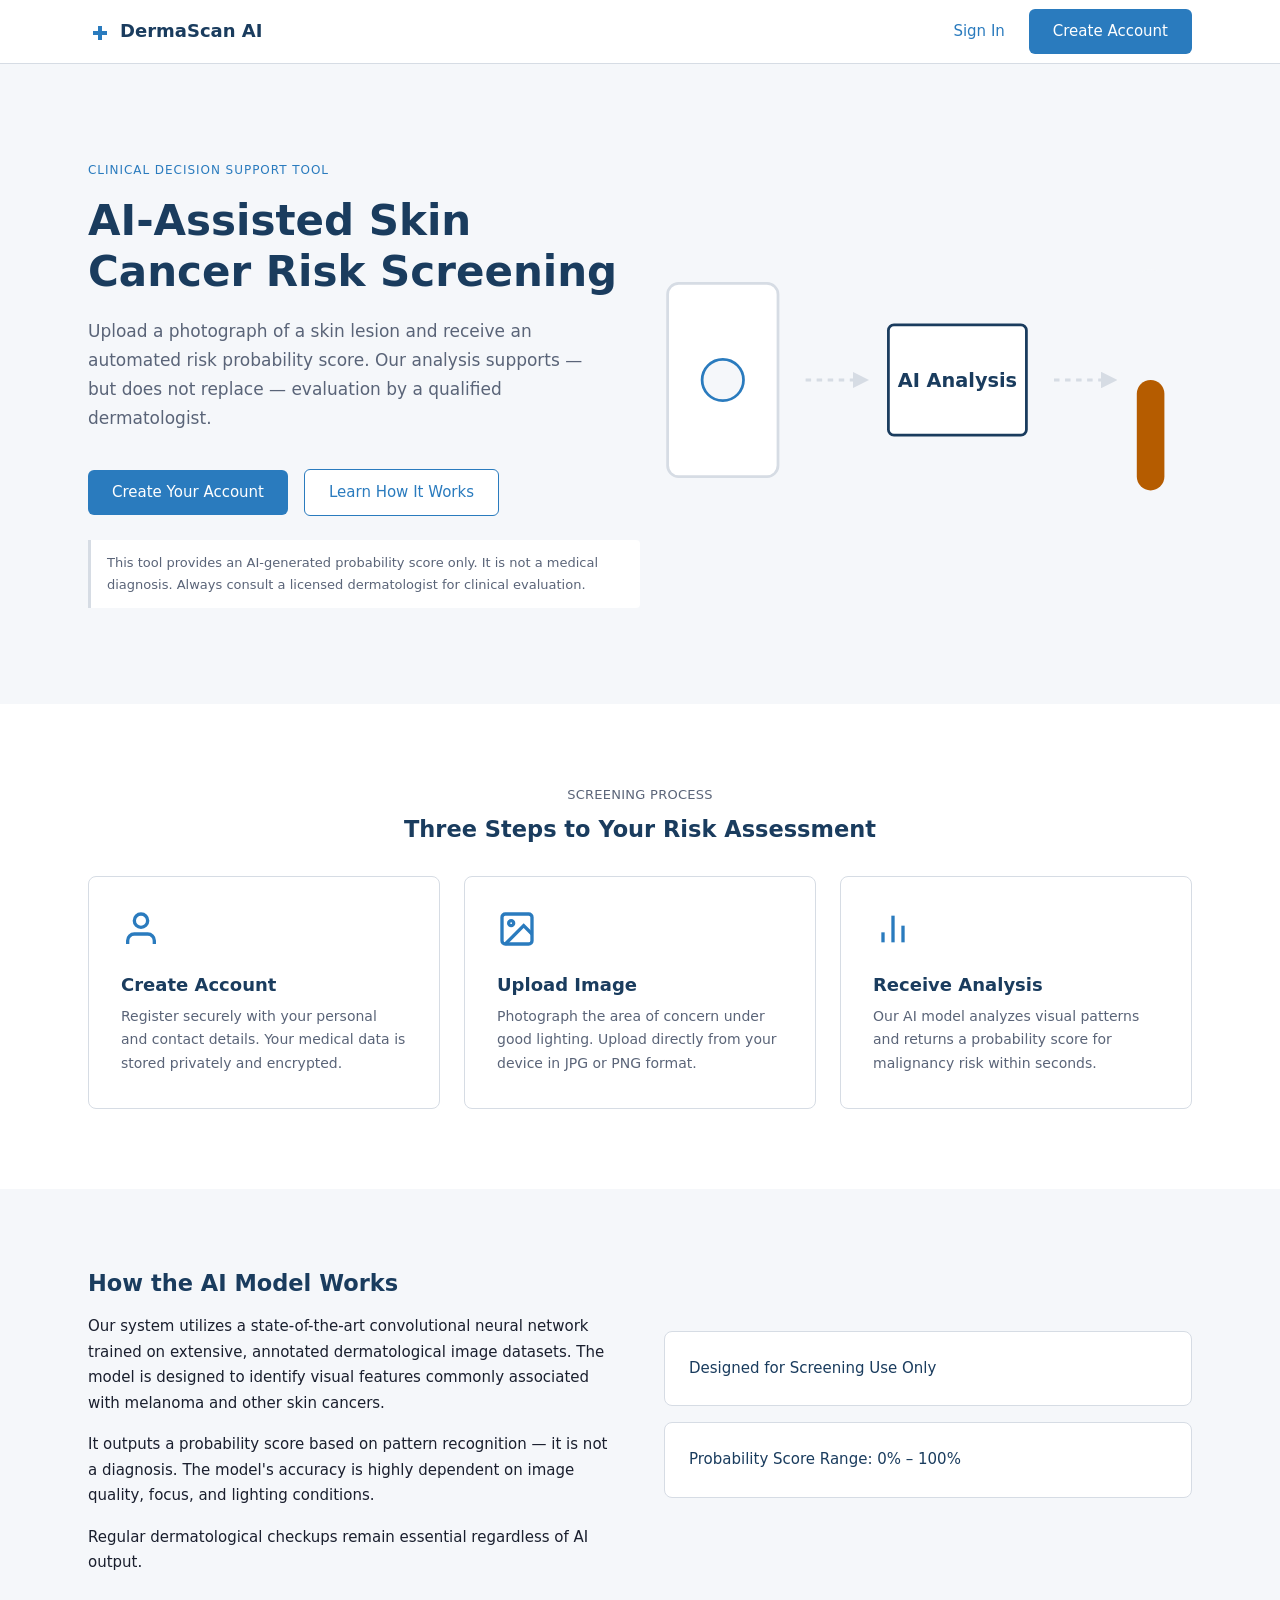
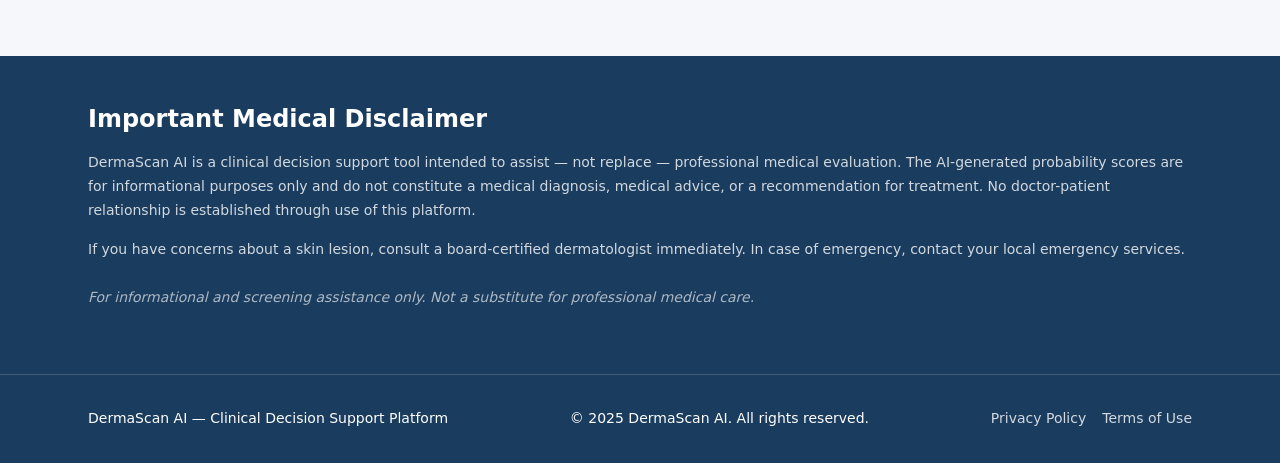
<file: index.html>
<!DOCTYPE html>
<html lang="en">
<head>
  <meta charset="UTF-8">
  <meta name="viewport" content="width=device-width, initial-scale=1.0">
  <title>DermaScan AI - Clinical Decision Support Tool</title>
  <link rel="stylesheet" href="./css/styles.css">
  <style>
    /* Specific styles for index.html */
    .hero-section {
      background-color: var(--bg);
      padding: 96px 0;
    }
    .hero-eyebrow {
      font-size: 12px;
      font-weight: 500;
      color: var(--accent);
      letter-spacing: 0.08em;
      margin-bottom: 16px;
      text-transform: uppercase;
    }
    .hero-headline {
      font-size: 42px;
      font-weight: 600;
      color: var(--primary);
      line-height: 1.2;
    }
    .hero-subhead {
      font-size: 17px;
      color: var(--text-secondary);
      max-width: 520px;
      margin-top: 20px;
    }
    .hero-cta-row {
      margin-top: 36px;
      display: flex;
      gap: 16px;
      align-items: center;
    }
    .hero-disclaimer {
      margin-top: 24px;
      font-size: 13px;
      color: var(--text-secondary);
      background-color: white;
      border-left: 3px solid var(--border);
      padding: 12px 16px;
      border-radius: 0 4px 4px 0;
      max-width: 600px;
    }
    
    .how-it-works {
      padding: 80px 0;
      background-color: white;
    }
    .hiw-grid {
      display: grid;
      grid-template-columns: repeat(3, 1fr);
      gap: 24px;
      margin-top: 32px;
    }
    .hiw-card {
      text-align: left;
    }
    .hiw-icon {
      width: 40px;
      height: 40px;
      color: var(--accent);
      margin-bottom: 16px;
    }
    
    .about-section {
      padding: 80px 0;
      background-color: var(--bg);
    }
    .about-grid {
      display: grid;
      grid-template-columns: 1fr 1fr;
      gap: 48px;
    }
    .stat-box {
      background: white;
      border: 1px solid var(--border);
      padding: 24px;
      border-radius: 8px;
      margin-bottom: 16px;
      font-weight: 500;
      color: var(--primary);
    }
    
    .disclaimer-section {
      padding: 48px 0;
      background-color: var(--primary);
      color: white;
    }
    .disclaimer-section h2 {
      color: white;
      font-size: 24px;
      margin-bottom: 16px;
    }
    .disclaimer-section p {
      color: rgba(255,255,255,0.8);
      font-size: 14px;
      margin-bottom: 16px;
    }
    
    .footer {
      background-color: var(--primary);
      color: white;
      padding: 32px 0;
      border-top: 1px solid rgba(255,255,255,0.15);
      font-size: 14px;
    }
    .footer a {
      color: rgba(255,255,255,0.8);
    }
    .footer a:hover {
      color: white;
    }
  </style>
</head>
<body>
  <nav class="navbar">
    <div class="container flex justify-between items-center w-full">
      <div class="flex items-center gap-8">
        <svg class="icon" style="color: var(--accent); width: 24px; height: 24px;" viewBox="0 0 24 24">
          <path d="M19 11h-5V6h-4v5H5v4h5v5h4v-5h5v-4z"/>
        </svg>
        <span style="font-weight: 600; font-size: 18px; color: var(--primary);">DermaScan AI</span>
      </div>
      <div class="flex items-center gap-24">
        <a href="auth.html" style="font-weight: 500;">Sign In</a>
        <a href="auth.html" class="btn btn-primary">Create Account</a>
      </div>
    </div>
  </nav>

  <main class="main-content">
    <!-- Hero Section -->
    <section class="hero-section">
      <div class="container grid grid-cols-2 gap-48 items-center">
        <div>
          <div class="hero-eyebrow">CLINICAL DECISION SUPPORT TOOL</div>
          <h1 class="hero-headline">AI-Assisted Skin Cancer Risk Screening</h1>
          <p class="hero-subhead">Upload a photograph of a skin lesion and receive an automated risk probability score. Our analysis supports — but does not replace — evaluation by a qualified dermatologist.</p>
          
          <div class="hero-cta-row">
            <a href="auth.html" class="btn btn-primary">Create Your Account</a>
            <a href="#how-it-works" class="btn btn-secondary">Learn How It Works</a>
          </div>
          
          <div class="hero-disclaimer">
            This tool provides an AI-generated probability score only. It is not a medical diagnosis. Always consult a licensed dermatologist for clinical evaluation.
          </div>
        </div>
        <div>
          <!-- Abstract SVG diagram -->
          <svg viewBox="0 0 400 300" style="width: 100%; height: auto;">
            <!-- Mobile/Camera -->
            <rect x="20" y="80" width="80" height="140" rx="8" fill="white" stroke="var(--border)" stroke-width="2"/>
            <circle cx="60" cy="150" r="15" fill="var(--bg)" stroke="var(--accent)" stroke-width="2"/>
            
            <!-- Arrow -->
            <path d="M 120 150 L 160 150" stroke="var(--border)" stroke-width="2" stroke-dasharray="4 4" marker-end="url(#arrow)"/>
            
            <!-- AI Box -->
            <rect x="180" y="110" width="100" height="80" rx="4" fill="white" stroke="var(--primary)" stroke-width="2"/>
            <text x="230" y="155" text-anchor="middle" font-family="system-ui" font-weight="600" font-size="14" fill="var(--primary)">AI Analysis</text>
            
            <!-- Arrow -->
            <path d="M 300 150 L 340 150" stroke="var(--border)" stroke-width="2" stroke-dasharray="4 4" marker-end="url(#arrow)"/>
            
            <!-- Results bar -->
            <rect x="360" y="70" width="20" height="160" rx="10" fill="var(--bg)"/>
            <rect x="360" y="150" width="20" height="80" rx="10" fill="var(--warning)"/>
            
            <defs>
              <marker id="arrow" viewBox="0 0 10 10" refX="5" refY="5" markerWidth="6" markerHeight="6" orient="auto-start-reverse">
                <path d="M 0 0 L 10 5 L 0 10 z" fill="var(--border)"/>
              </marker>
            </defs>
          </svg>
        </div>
      </div>
    </section>

    <!-- How It Works -->
    <section id="how-it-works" class="how-it-works">
      <div class="container text-center">
        <div class="section-label">SCREENING PROCESS</div>
        <h2 class="mt-8 mb-32">Three Steps to Your Risk Assessment</h2>
        
        <div class="hiw-grid">
          <div class="card hiw-card">
            <svg class="hiw-icon" viewBox="0 0 24 24" fill="none" stroke="currentColor" stroke-width="2">
              <path d="M20 21v-2a4 4 0 0 0-4-4H8a4 4 0 0 0-4 4v2"></path>
              <circle cx="12" cy="7" r="4"></circle>
            </svg>
            <h3 style="font-size: 18px; margin-bottom: 8px;">Create Account</h3>
            <p style="font-size: 14px; color: var(--text-secondary);">Register securely with your personal and contact details. Your medical data is stored privately and encrypted.</p>
          </div>
          
          <div class="card hiw-card">
            <svg class="hiw-icon" viewBox="0 0 24 24" fill="none" stroke="currentColor" stroke-width="2">
              <rect x="3" y="3" width="18" height="18" rx="2" ry="2"></rect>
              <circle cx="8.5" cy="8.5" r="1.5"></circle>
              <polyline points="21 15 16 10 5 21"></polyline>
            </svg>
            <h3 style="font-size: 18px; margin-bottom: 8px;">Upload Image</h3>
            <p style="font-size: 14px; color: var(--text-secondary);">Photograph the area of concern under good lighting. Upload directly from your device in JPG or PNG format.</p>
          </div>
          
          <div class="card hiw-card">
            <svg class="hiw-icon" viewBox="0 0 24 24" fill="none" stroke="currentColor" stroke-width="2">
              <line x1="18" y1="20" x2="18" y2="10"></line>
              <line x1="12" y1="20" x2="12" y2="4"></line>
              <line x1="6" y1="20" x2="6" y2="14"></line>
            </svg>
            <h3 style="font-size: 18px; margin-bottom: 8px;">Receive Analysis</h3>
            <p style="font-size: 14px; color: var(--text-secondary);">Our AI model analyzes visual patterns and returns a probability score for malignancy risk within seconds.</p>
          </div>
        </div>
      </div>
    </section>

    <!-- About Tech -->
    <section class="about-section">
      <div class="container about-grid">
        <div>
          <h2>How the AI Model Works</h2>
          <p class="mt-16">Our system utilizes a state-of-the-art convolutional neural network trained on extensive, annotated dermatological image datasets. The model is designed to identify visual features commonly associated with melanoma and other skin cancers.</p>
          <p class="mt-16">It outputs a probability score based on pattern recognition — it is not a diagnosis. The model's accuracy is highly dependent on image quality, focus, and lighting conditions.</p>
          <p class="mt-16" style="font-weight: 500;">Regular dermatological checkups remain essential regardless of AI output.</p>
        </div>
        <div class="flex-col justify-center">
          <div class="stat-box">
            Designed for Screening Use Only
          </div>
          <div class="stat-box">
            Probability Score Range: 0% – 100%
          </div>
        </div>
      </div>
    </section>

    <!-- Disclaimer -->
    <section class="disclaimer-section">
      <div class="container">
        <h2>Important Medical Disclaimer</h2>
        <p>DermaScan AI is a clinical decision support tool intended to assist — not replace — professional medical evaluation. The AI-generated probability scores are for informational purposes only and do not constitute a medical diagnosis, medical advice, or a recommendation for treatment. No doctor-patient relationship is established through use of this platform.</p>
        <p>If you have concerns about a skin lesion, consult a board-certified dermatologist immediately. In case of emergency, contact your local emergency services.</p>
        <p style="font-style: italic; opacity: 0.8; margin-top: 24px;">For informational and screening assistance only. Not a substitute for professional medical care.</p>
      </div>
    </section>
  </main>

  <footer class="footer">
    <div class="container flex justify-between items-center">
      <div>DermaScan AI — Clinical Decision Support Platform</div>
      <div>© 2025 DermaScan AI. All rights reserved.</div>
      <div class="flex gap-16">
        <a href="#">Privacy Policy</a>
        <a href="#">Terms of Use</a>
      </div>
    </div>
  </footer>
</body>
</html>
</file>
<file: css/styles.css>
/* css/styles.css */
:root {
  --primary: #1A3C5E;
  --accent: #2A7BBE;
  --bg: #F5F7FA;
  --surface: #FFFFFF;
  --border: #D6DCE4;
  --text-primary: #1A1F2E;
  --text-secondary: #5A6478;
  --success: #1D7A4A;
  --success-bg: #E8F5EE;
  --warning: #B55C00;
  --warning-bg: #FEF3E7;
  --danger: #A8201A;
  --danger-bg: #FBE9E8;
  --disabled: #D6DCE4;
  --disabled-text: #9BA5B4;
}

* {
  box-sizing: border-box;
  margin: 0;
  padding: 0;
}

body {
  font-family: Inter, system-ui, -apple-system, sans-serif;
  background-color: var(--bg);
  color: var(--text-primary);
  font-size: 15px;
  line-height: 1.7;
  font-weight: 400;
  min-width: 1100px;
}

h1, h2, h3, h4, h5, h6 {
  font-weight: 600;
  line-height: 1.3;
  color: var(--primary);
}

a {
  color: var(--accent);
  text-decoration: none;
}

a:hover {
  text-decoration: underline;
}

/* Layout */
.container {
  max-width: 1200px;
  margin: 0 auto;
  padding: 0 48px;
}

.flex { display: flex; }
.flex-col { display: flex; flex-direction: column; }
.items-center { align-items: center; }
.justify-between { justify-content: space-between; }
.justify-center { justify-content: center; }
.flex-1 { flex: 1; }
.gap-8 { gap: 8px; }
.gap-16 { gap: 16px; }
.gap-24 { gap: 24px; }
.gap-32 { gap: 32px; }

/* Navigation */
.navbar {
  position: fixed;
  top: 0;
  left: 0;
  right: 0;
  height: 64px;
  background-color: var(--surface);
  border-bottom: 1px solid var(--border);
  z-index: 100;
  display: flex;
  align-items: center;
}

.main-content {
  margin-top: 64px;
  min-height: calc(100vh - 64px);
  display: flex;
  flex-direction: column;
}

/* Cards */
.card {
  background-color: var(--surface);
  border: 1px solid var(--border);
  border-radius: 8px;
  padding: 32px;
}

/* Buttons */
.btn {
  display: inline-flex;
  align-items: center;
  justify-content: center;
  border-radius: 6px;
  padding: 10px 24px;
  font-weight: 500;
  font-size: 15px;
  cursor: pointer;
  border: none;
  transition: background-color 0.2s, color 0.2s, border-color 0.2s;
  text-decoration: none;
  gap: 8px;
}
.btn:hover { text-decoration: none; }
.btn:focus { outline: 2px solid var(--accent); outline-offset: 2px; }
.btn:disabled { background-color: var(--disabled); cursor: not-allowed; color: white; border-color: var(--disabled); }

.btn-primary {
  background-color: var(--accent);
  color: white;
}
.btn-primary:hover:not(:disabled) {
  background-color: var(--primary);
}

.btn-secondary {
  background-color: var(--surface);
  color: var(--accent);
  border: 1px solid var(--accent);
}
.btn-secondary:hover:not(:disabled) {
  background-color: #F0F5FB;
}

.btn-danger {
  background-color: var(--danger);
  color: white;
}

/* Inputs */
.form-group {
  margin-bottom: 16px;
}
input[type="text"], input[type="email"], input[type="password"], input[type="number"], select {
  width: 100%;
  border: 1px solid var(--border);
  border-radius: 6px;
  padding: 10px 14px;
  font-size: 14px;
  font-family: inherit;
  background-color: var(--surface);
  color: var(--text-primary);
  transition: border-color 0.2s, box-shadow 0.2s;
}
input:focus, select:focus {
  border-color: var(--accent);
  outline: none;
  box-shadow: 0 0 0 3px rgba(42,123,190,0.15);
}

/* Labels */
.section-label {
  font-weight: 500;
  font-size: 13px;
  letter-spacing: 0.02em;
  text-transform: uppercase;
  color: var(--text-secondary);
}
.field-label {
  display: block;
  font-weight: 500;
  font-size: 14px;
  margin-bottom: 8px;
  color: var(--text-primary);
}

/* Risk Badges */
.badge {
  display: inline-flex;
  align-items: center;
  justify-content: center;
  padding: 4px 12px;
  border-radius: 9999px;
  font-weight: 500;
  font-size: 13px;
}
.badge-low { background-color: var(--success-bg); color: var(--success); }
.badge-moderate { background-color: var(--warning-bg); color: var(--warning); }
.badge-high { background-color: var(--danger-bg); color: var(--danger); }

/* Disclaimer Boxes */
.disclaimer-box {
  background-color: #FEF9E8;
  border-left: 4px solid var(--warning);
  padding: 16px 20px;
  font-size: 14px;
  color: #5A4800;
  border-radius: 0 4px 4px 0;
}

/* Error Messages */
.error-msg {
  color: var(--danger);
  font-size: 13px;
  margin-top: 4px;
  display: block;
}

/* Spinner */
.spinner {
  width: 20px;
  height: 20px;
  border: 2px solid rgba(255,255,255,0.3);
  border-top-color: var(--accent);
  border-radius: 50%;
  animation: spin 0.7s linear infinite;
  display: inline-block;
}
.btn-primary .spinner {
  border-top-color: white;
}
@keyframes spin {
  to { transform: rotate(360deg); }
}

/* Skeleton Loader */
.skeleton {
  background: linear-gradient(90deg, #E8ECF0 25%, #F5F7FA 50%, #E8ECF0 75%);
  background-size: 200% 100%;
  animation: loading 1.5s infinite;
  border-radius: 4px;
}
@keyframes loading {
  from { background-position: 200% 0; }
  to { background-position: -200% 0; }
}

/* Utilities */
.text-center { text-align: center; }
.text-right { text-align: right; }
.mt-8 { margin-top: 8px; }
.mt-16 { margin-top: 16px; }
.mt-24 { margin-top: 24px; }
.mt-32 { margin-top: 32px; }
.mt-48 { margin-top: 48px; }
.mb-8 { margin-bottom: 8px; }
.mb-16 { margin-bottom: 16px; }
.mb-24 { margin-bottom: 24px; }
.mb-32 { margin-bottom: 32px; }
.ml-auto { margin-left: auto; }
.text-muted { color: var(--text-secondary); }
.text-primary { color: var(--primary); }
.w-full { width: 100%; }
.h-full { height: 100%; }
.hidden { display: none !important; }

/* Grid */
.grid { display: grid; }
.grid-cols-2 { grid-template-columns: repeat(2, minmax(0, 1fr)); }
.grid-cols-3 { grid-template-columns: repeat(3, minmax(0, 1fr)); }

/* Layout Columns */
.col-60 { width: 60%; }
.col-40 { width: 40%; }
.col-50 { width: 50%; }

/* Icons */
.icon {
  fill: currentColor;
}
</file>
